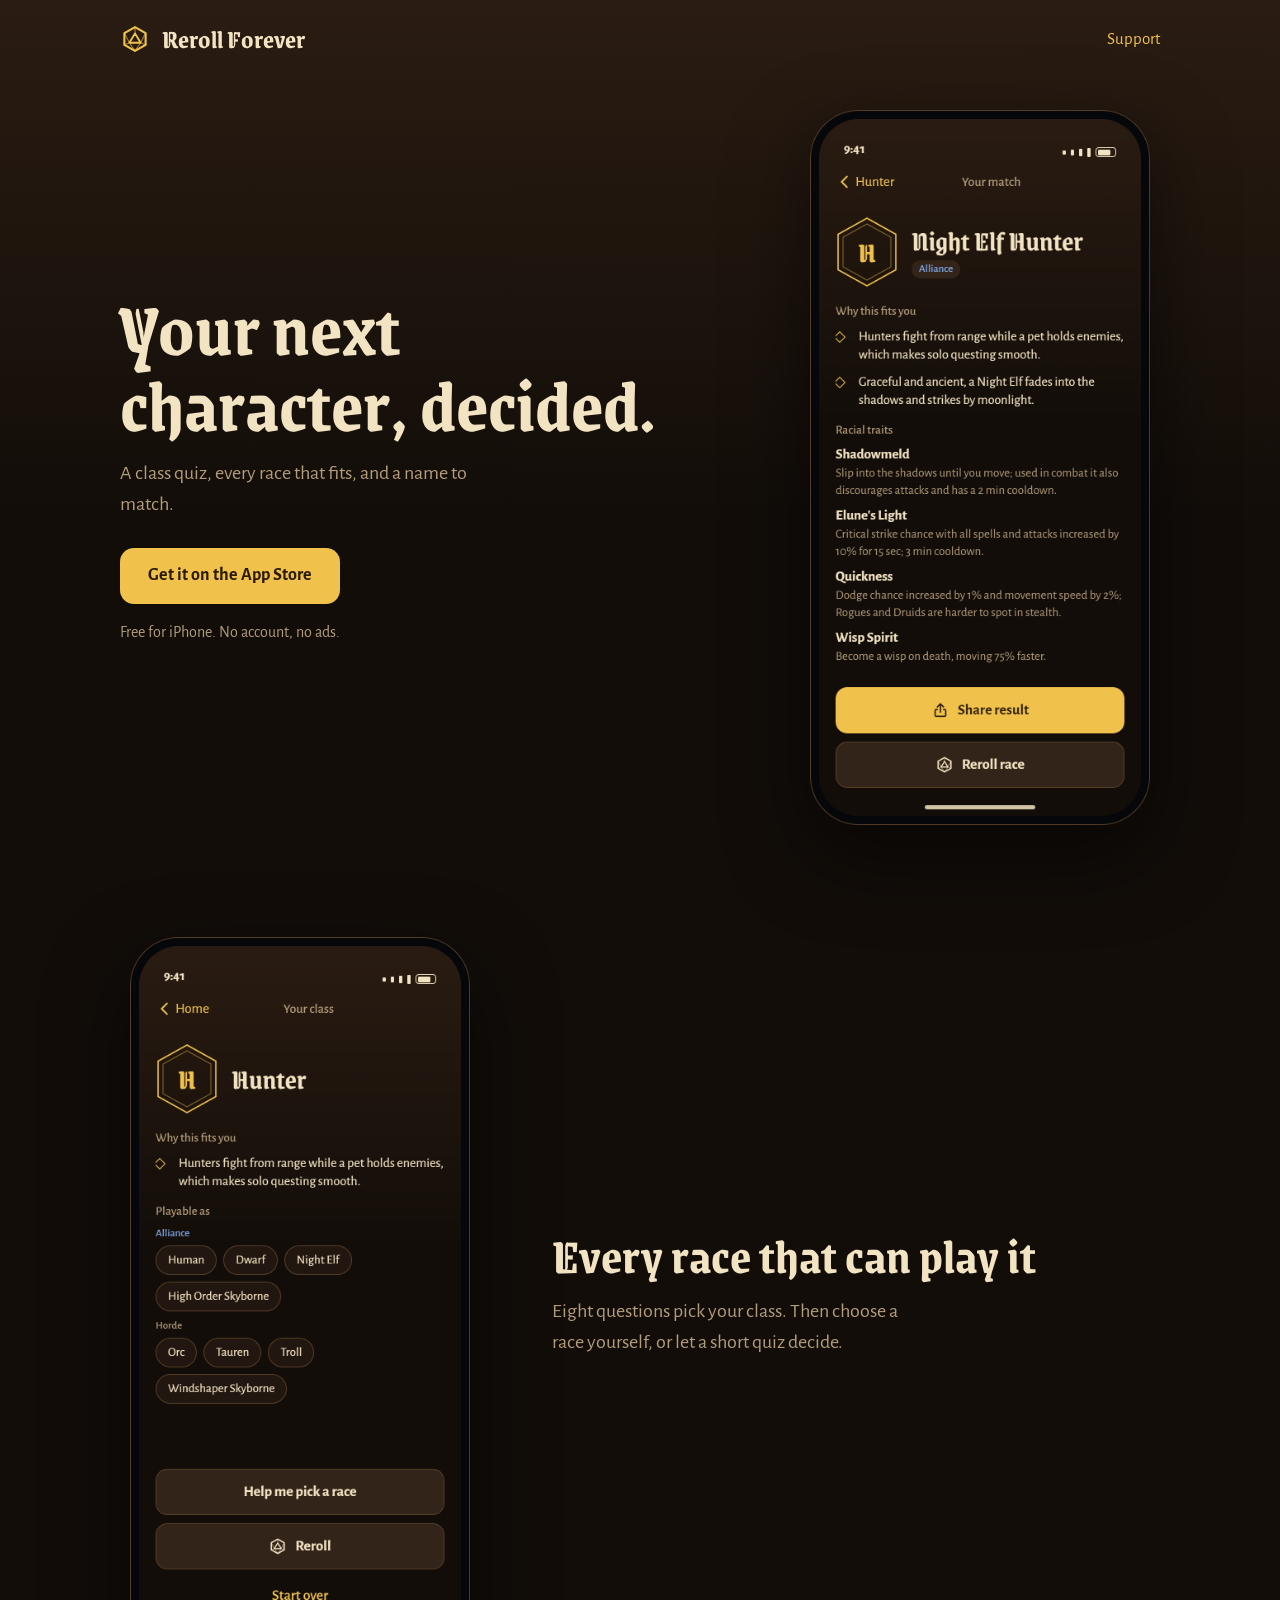
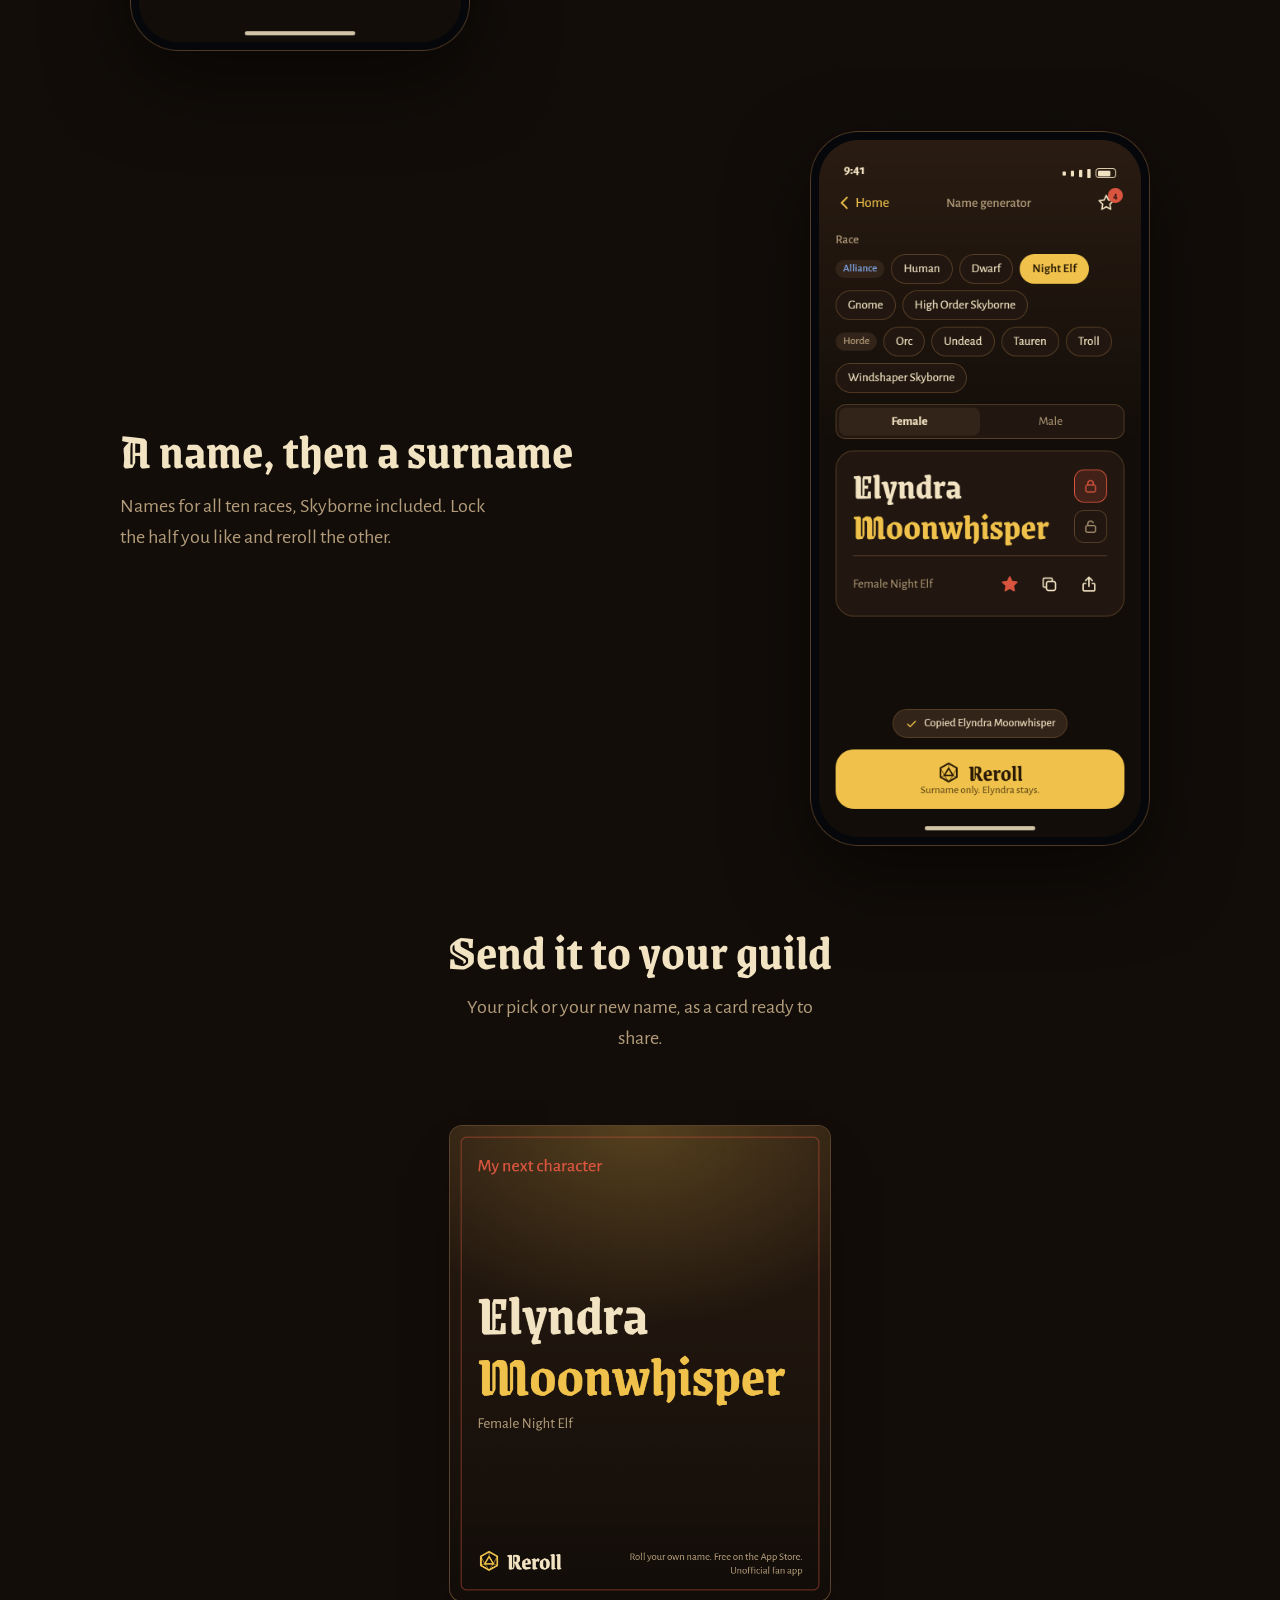
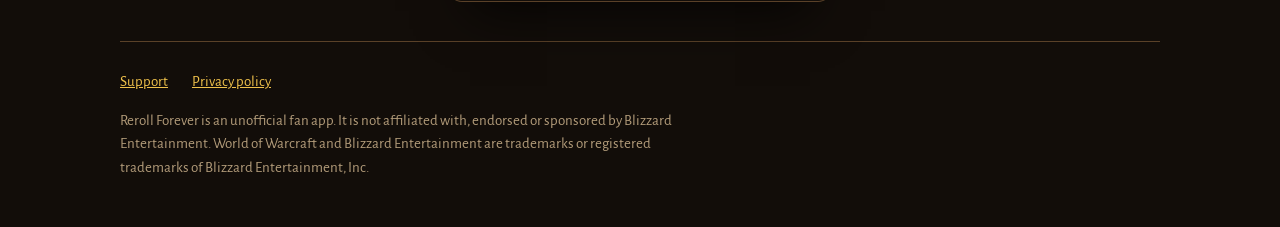
<file: index.html>
<!doctype html>
<html lang="en">
<head>
<meta charset="utf-8">
<meta name="viewport" content="width=device-width, initial-scale=1, viewport-fit=cover">
<title>Reroll Forever</title>
<meta name="description" content="Pick a class, a race and a name for your next WoW Forever character. Free for iPhone.">
<link rel="icon" href="icon.png">
<link rel="apple-touch-icon" href="icon.png">
<link rel="preconnect" href="https://fonts.googleapis.com">
<link rel="preconnect" href="https://fonts.gstatic.com" crossorigin>
<link rel="stylesheet" href="https://fonts.googleapis.com/css2?family=Grenze+Gotisch:wght@700&family=Alegreya+Sans:wght@400;700&display=swap">
<link rel="stylesheet" href="style.css">
</head>
<body>
<header class="top">
  <a class="mark" href="index.html"><svg width="30" height="30" viewBox="0 0 24 24" aria-hidden="true"><path d="M12 2.5 20.5 7.25v9.5L12 21.5 3.5 16.75v-9.5Z" fill="none" stroke="currentColor" stroke-width="1.7" stroke-linejoin="round"/><path d="M12 7.5 16.5 15h-9Z" fill="none" stroke="currentColor" stroke-width="1.5" stroke-linejoin="round"/><path d="M12 2.5v5M3.5 7.25l4 7.75M20.5 7.25 16.5 15M7.5 15 3.5 16.75M16.5 15l4 1.75M7.5 15 12 21.5 16.5 15" fill="none" stroke="currentColor" stroke-width="1" opacity=".55"/></svg>Reroll Forever</a>
  <nav><a href="support.html">Support</a></nav>
</header>

<main>
  <section class="band hero">
    <div class="copy">
      <h1>Your next character, decided.</h1>
      <p>A class quiz, every race that fits, and a name to match.</p>
      <a class="store" href="https://apps.apple.com/app/id6829319441">Get it on the App Store</a>
      <p class="fine">Free for iPhone. No account, no ads.</p>
    </div>
    <img class="shot" src="screen-match.png" width="412" height="866" alt="Reroll Forever showing a Night Elf Hunter match with its racial traits">
  </section>

  <section class="band flip">
    <div class="copy">
      <h2>Every race that can play it</h2>
      <p>Eight questions pick your class. Then choose a race yourself, or let a short quiz decide.</p>
    </div>
    <img class="shot" src="screen-races.png" width="412" height="866" alt="The Hunter result listing every Alliance and Horde race that can play it" loading="lazy">
  </section>

  <section class="band">
    <div class="copy">
      <h2>A name, then a surname</h2>
      <p>Names for all ten races, Skyborne included. Lock the half you like and reroll the other.</p>
    </div>
    <img class="shot" src="screen-names.png" width="412" height="866" alt="The name generator showing Elyndra Moonwhisper, a female Night Elf" loading="lazy">
  </section>

  <section class="band share">
    <div class="copy">
      <h2>Send it to your guild</h2>
      <p>Your pick or your new name, as a card ready to share.</p>
    </div>
    <img class="card" src="card-name.png" width="360" height="450" alt="A share card reading My next character: Elyndra Moonwhisper" loading="lazy">
  </section>
</main>

<footer class="foot">
  <div class="links"><a href="support.html">Support</a><a href="privacy.html">Privacy policy</a></div>
  <p>Reroll Forever is an unofficial fan app. It is not affiliated with, endorsed or sponsored by Blizzard Entertainment. World of Warcraft and Blizzard Entertainment are trademarks or registered trademarks of Blizzard Entertainment, Inc.</p>
</footer>
</body>
</html>
</file>
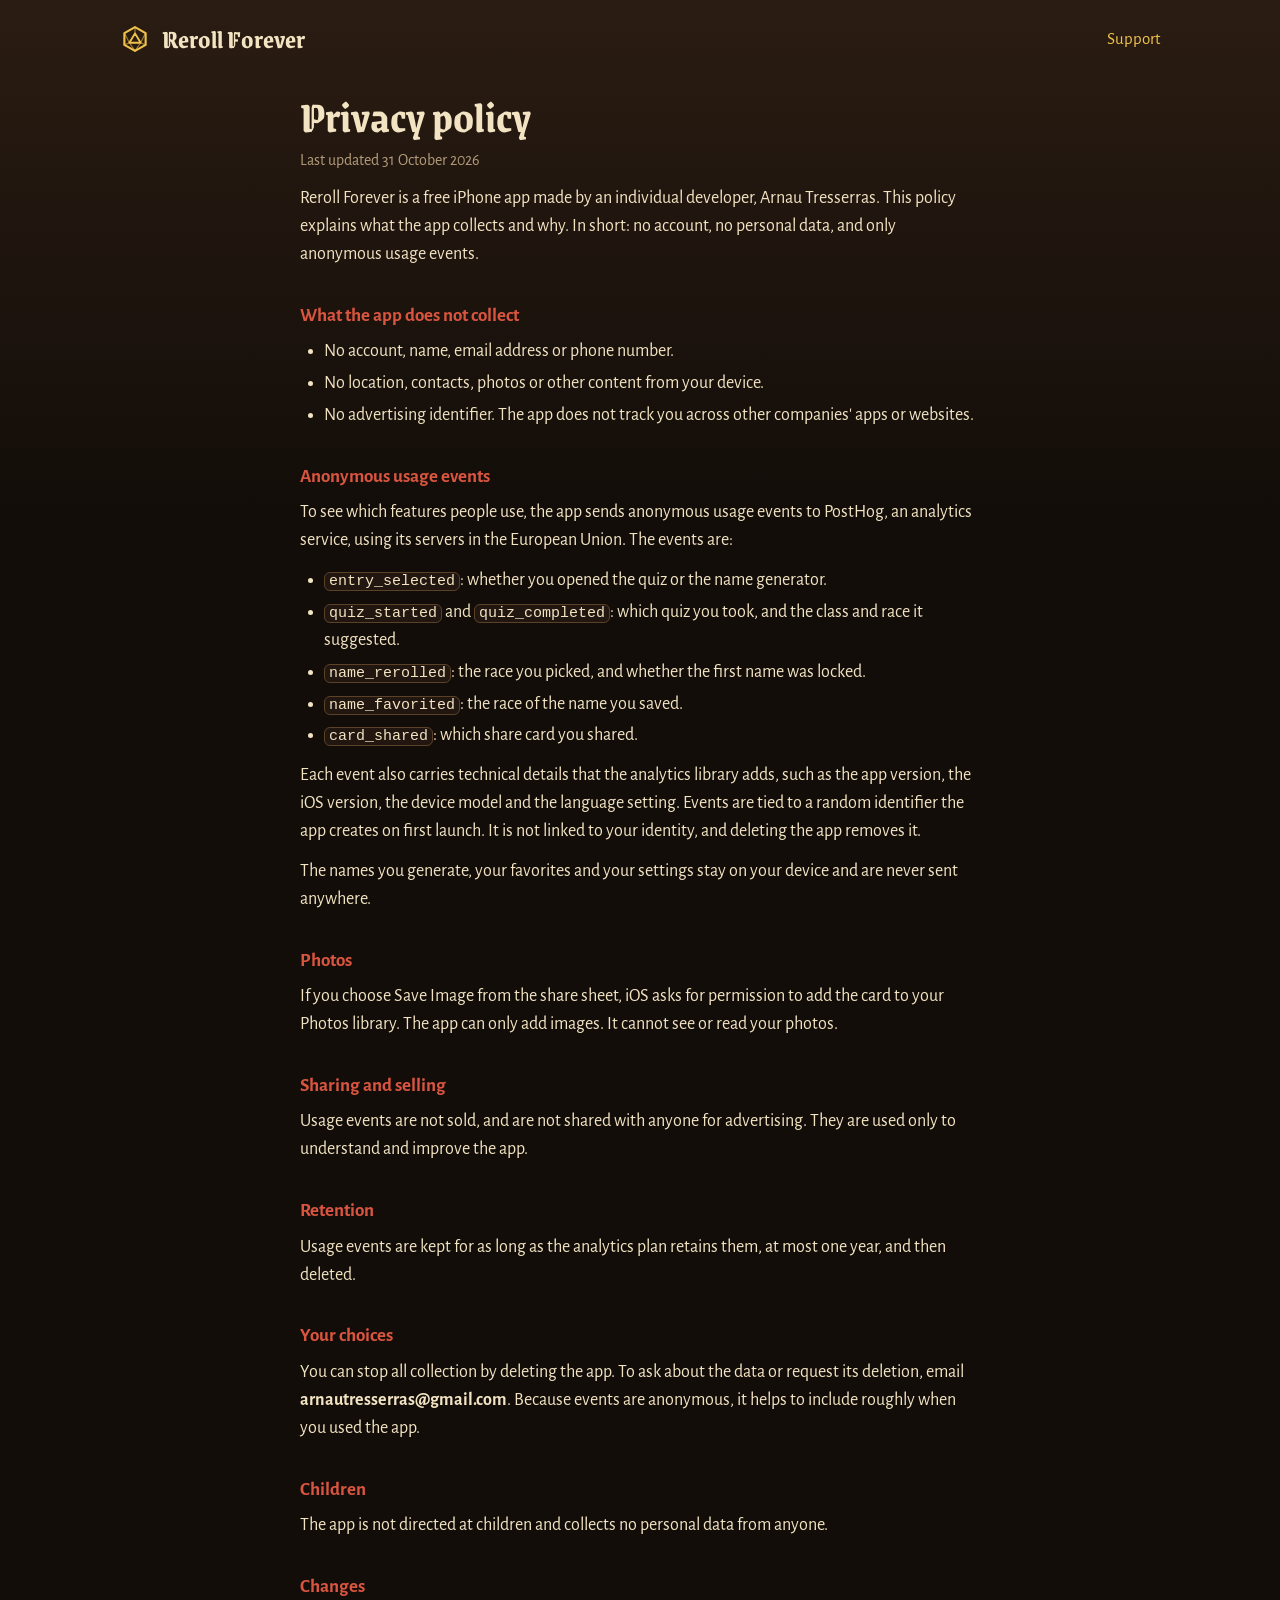
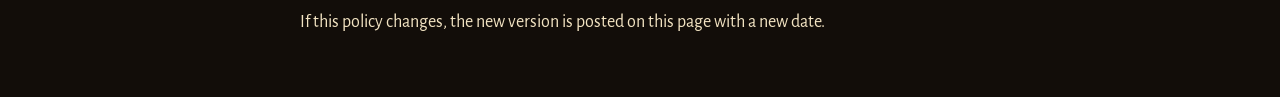
<file: privacy.html>
<!doctype html>
<html lang="en">
<head>
<meta charset="utf-8">
<meta name="viewport" content="width=device-width, initial-scale=1, viewport-fit=cover">
<title>Reroll Forever privacy policy</title>
<link rel="icon" href="icon.png">
<link rel="stylesheet" href="https://fonts.googleapis.com/css2?family=Grenze+Gotisch:wght@700&family=Alegreya+Sans:wght@400;700&display=swap">
<link rel="stylesheet" href="style.css">
</head>
<body>
<header class="top">
  <a class="mark" href="index.html"><svg width="30" height="30" viewBox="0 0 24 24" aria-hidden="true"><path d="M12 2.5 20.5 7.25v9.5L12 21.5 3.5 16.75v-9.5Z" fill="none" stroke="currentColor" stroke-width="1.7" stroke-linejoin="round"/><path d="M12 7.5 16.5 15h-9Z" fill="none" stroke="currentColor" stroke-width="1.5" stroke-linejoin="round"/><path d="M12 2.5v5M3.5 7.25l4 7.75M20.5 7.25 16.5 15M7.5 15 3.5 16.75M16.5 15l4 1.75M7.5 15 12 21.5 16.5 15" fill="none" stroke="currentColor" stroke-width="1" opacity=".55"/></svg>Reroll Forever</a>
  <nav><a href="support.html">Support</a></nav>
</header>
<main class="doc">
  <h1>Privacy policy</h1>
  <p class="meta">Last updated 31 October 2026</p>

  <p>Reroll Forever is a free iPhone app made by an individual developer, Arnau Tresserras. This policy explains what the app collects and why. In short: no account, no personal data, and only anonymous usage events.</p>

  <h2>What the app does not collect</h2>
  <ul>
    <li>No account, name, email address or phone number.</li>
    <li>No location, contacts, photos or other content from your device.</li>
    <li>No advertising identifier. The app does not track you across other companies' apps or websites.</li>
  </ul>

  <h2>Anonymous usage events</h2>
  <p>To see which features people use, the app sends anonymous usage events to PostHog, an analytics service, using its servers in the European Union. The events are:</p>
  <ul>
    <li><code>entry_selected</code>: whether you opened the quiz or the name generator.</li>
    <li><code>quiz_started</code> and <code>quiz_completed</code>: which quiz you took, and the class and race it suggested.</li>
    <li><code>name_rerolled</code>: the race you picked, and whether the first name was locked.</li>
    <li><code>name_favorited</code>: the race of the name you saved.</li>
    <li><code>card_shared</code>: which share card you shared.</li>
  </ul>
  <p>Each event also carries technical details that the analytics library adds, such as the app version, the iOS version, the device model and the language setting. Events are tied to a random identifier the app creates on first launch. It is not linked to your identity, and deleting the app removes it.</p>
  <p>The names you generate, your favorites and your settings stay on your device and are never sent anywhere.</p>

  <h2>Photos</h2>
  <p>If you choose Save Image from the share sheet, iOS asks for permission to add the card to your Photos library. The app can only add images. It cannot see or read your photos.</p>

  <h2>Sharing and selling</h2>
  <p>Usage events are not sold, and are not shared with anyone for advertising. They are used only to understand and improve the app.</p>

  <h2>Retention</h2>
  <p>Usage events are kept for as long as the analytics plan retains them, at most one year, and then deleted.</p>

  <h2>Your choices</h2>
  <p>You can stop all collection by deleting the app. To ask about the data or request its deletion, email <span class="email">arnautresserras@gmail.com</span>. Because events are anonymous, it helps to include roughly when you used the app.</p>

  <h2>Children</h2>
  <p>The app is not directed at children and collects no personal data from anyone.</p>

  <h2>Changes</h2>
  <p>If this policy changes, the new version is posted on this page with a new date.</p>
</main>
</body>
</html>
</file>
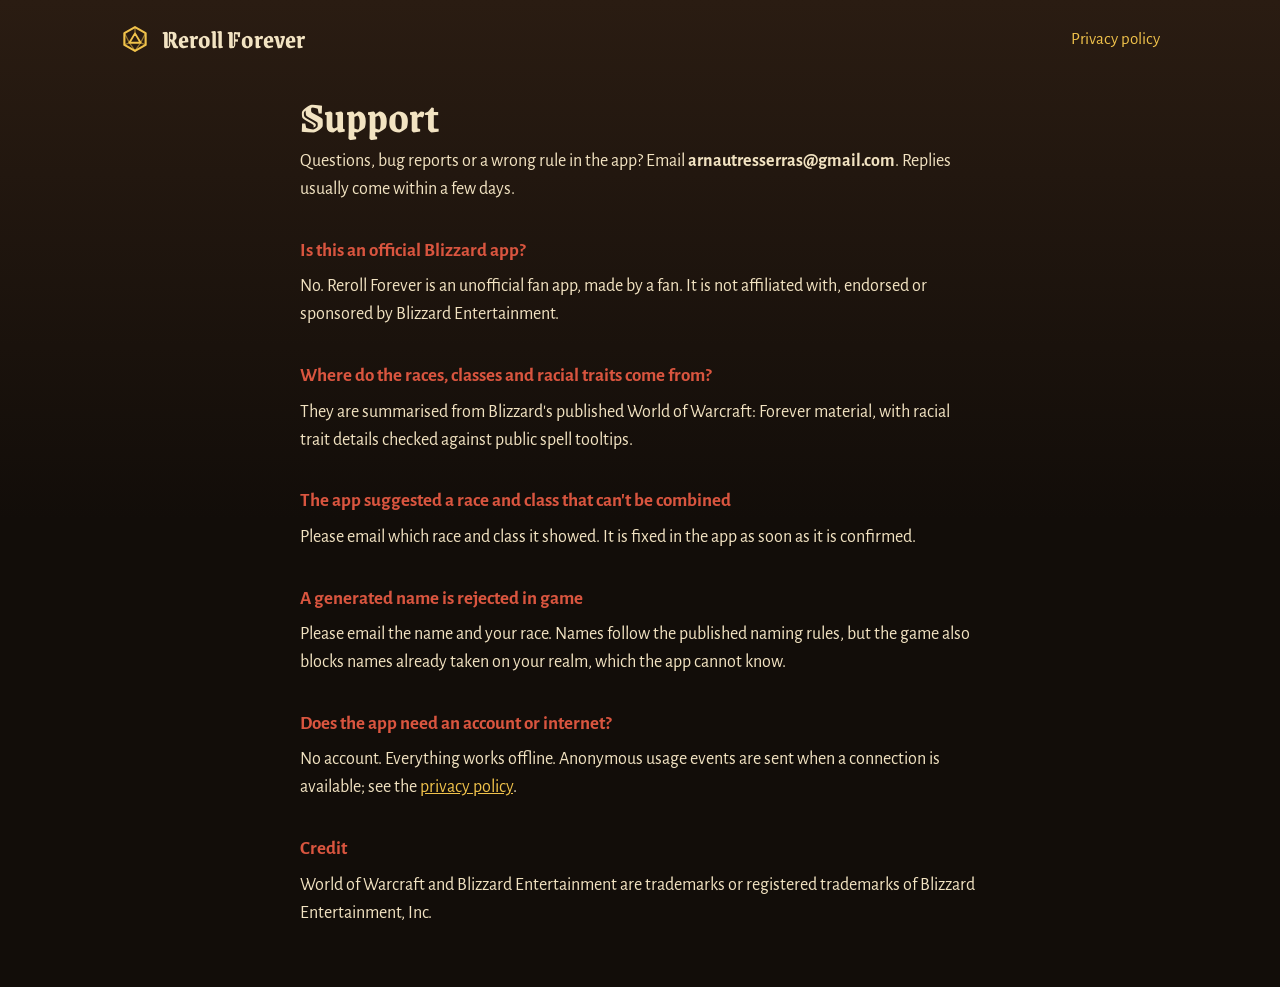
<file: support.html>
<!doctype html>
<html lang="en">
<head>
<meta charset="utf-8">
<meta name="viewport" content="width=device-width, initial-scale=1, viewport-fit=cover">
<title>Reroll Forever support</title>
<link rel="icon" href="icon.png">
<link rel="stylesheet" href="https://fonts.googleapis.com/css2?family=Grenze+Gotisch:wght@700&family=Alegreya+Sans:wght@400;700&display=swap">
<link rel="stylesheet" href="style.css">
</head>
<body>
<header class="top">
  <a class="mark" href="index.html"><svg width="30" height="30" viewBox="0 0 24 24" aria-hidden="true"><path d="M12 2.5 20.5 7.25v9.5L12 21.5 3.5 16.75v-9.5Z" fill="none" stroke="currentColor" stroke-width="1.7" stroke-linejoin="round"/><path d="M12 7.5 16.5 15h-9Z" fill="none" stroke="currentColor" stroke-width="1.5" stroke-linejoin="round"/><path d="M12 2.5v5M3.5 7.25l4 7.75M20.5 7.25 16.5 15M7.5 15 3.5 16.75M16.5 15l4 1.75M7.5 15 12 21.5 16.5 15" fill="none" stroke="currentColor" stroke-width="1" opacity=".55"/></svg>Reroll Forever</a>
  <nav><a href="privacy.html">Privacy policy</a></nav>
</header>
<main class="doc">
  <h1>Support</h1>
  <p>Questions, bug reports or a wrong rule in the app? Email <span class="email">arnautresserras@gmail.com</span>. Replies usually come within a few days.</p>

  <h2>Is this an official Blizzard app?</h2>
  <p>No. Reroll Forever is an unofficial fan app, made by a fan. It is not affiliated with, endorsed or sponsored by Blizzard Entertainment.</p>

  <h2>Where do the races, classes and racial traits come from?</h2>
  <p>They are summarised from Blizzard's published World of Warcraft: Forever material, with racial trait details checked against public spell tooltips.</p>

  <h2>The app suggested a race and class that can't be combined</h2>
  <p>Please email which race and class it showed. It is fixed in the app as soon as it is confirmed.</p>

  <h2>A generated name is rejected in game</h2>
  <p>Please email the name and your race. Names follow the published naming rules, but the game also blocks names already taken on your realm, which the app cannot know.</p>

  <h2>Does the app need an account or internet?</h2>
  <p>No account. Everything works offline. Anonymous usage events are sent when a connection is available; see the <a href="privacy.html">privacy policy</a>.</p>

  <h2>Credit</h2>
  <p>World of Warcraft and Blizzard Entertainment are trademarks or registered trademarks of Blizzard Entertainment, Inc.</p>
</main>
</body>
</html>
</file>
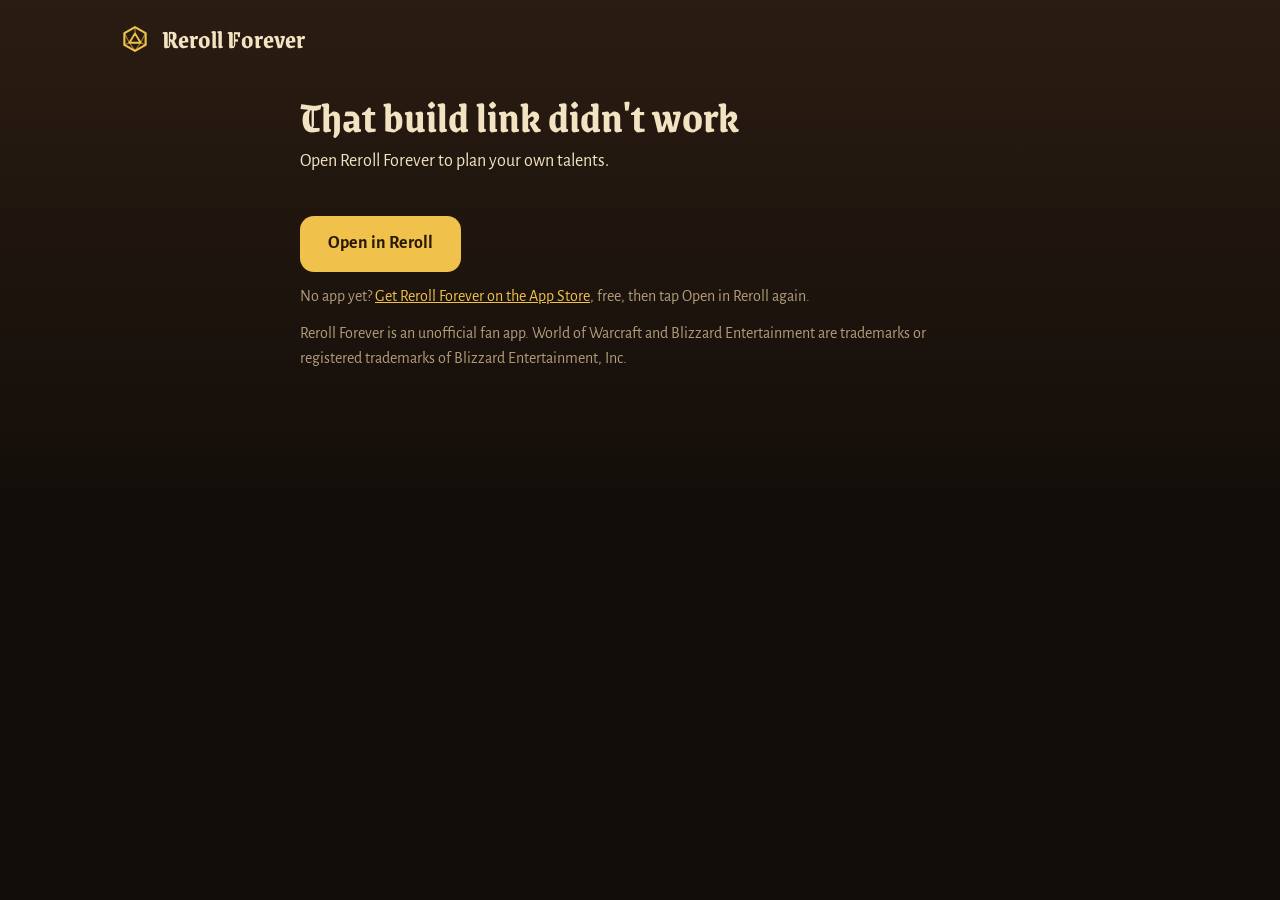
<file: talents.html>
<!doctype html>
<html lang="en">
<head>
<meta charset="utf-8">
<meta name="viewport" content="width=device-width, initial-scale=1, viewport-fit=cover">
<title>Reroll Forever talent build</title>
<link rel="icon" href="icon.png">
<link rel="stylesheet" href="https://fonts.googleapis.com/css2?family=Grenze+Gotisch:wght@700&family=Alegreya+Sans:wght@400;700&display=swap">
<link rel="stylesheet" href="style.css">
</head>
<body>
<header class="top">
  <a class="mark" href="index.html"><svg width="30" height="30" viewBox="0 0 24 24" aria-hidden="true"><path d="M12 2.5 20.5 7.25v9.5L12 21.5 3.5 16.75v-9.5Z" fill="none" stroke="currentColor" stroke-width="1.7" stroke-linejoin="round"/><path d="M12 7.5 16.5 15h-9Z" fill="none" stroke="currentColor" stroke-width="1.5" stroke-linejoin="round"/><path d="M12 2.5v5M3.5 7.25l4 7.75M20.5 7.25 16.5 15M7.5 15 3.5 16.75M16.5 15l4 1.75M7.5 15 12 21.5 16.5 15" fill="none" stroke="currentColor" stroke-width="1" opacity=".55"/></svg>Reroll Forever</a>
</header>
<main class="doc">
  <h1 id="title">A WoW Forever talent build</h1>
  <p id="lede">Open it in Reroll Forever to see every point, change it and save it.</p>
  <p><a class="store" id="open" href="index.html">Open in Reroll</a></p>
  <p class="meta">No app yet? <a id="get" href="https://apps.apple.com/app/id6829319441?pt=128849527&amp;ct=card_talents">Get Reroll Forever on the App Store</a>, free, then tap Open in Reroll again.</p>
  <p class="meta">Reroll Forever is an unofficial fan app. World of Warcraft and Blizzard Entertainment are trademarks or registered trademarks of Blizzard Entertainment, Inc.</p>
</main>
<script>
// Shared by the app as talents.html?b=<build code>&c=<class id> (plan 004 TC-10).
// The class goes last so chat apps don't cut a trailing "-" off the link.
// No automatic redirect: Safari shows an "invalid address" alert when the
// app isn't installed, so opening the app is always a tap.
(function () {
  var q = new URLSearchParams(location.search);
  var c = q.get('c') || '';
  var b = q.get('b') || '';
  var open = document.getElementById('open');
  if (!/^[a-z]+$/.test(c) || !/^v\d+(-\d*)+$/.test(b)) {
    document.getElementById('title').textContent = "That build link didn't work";
    document.getElementById('lede').textContent = 'Open Reroll Forever to plan your own talents.';
    open.href = 'reroll://talents';
    return;
  }
  var name = c.charAt(0).toUpperCase() + c.slice(1);
  document.getElementById('title').textContent = 'A ' + name + ' talent build';
  open.href = 'reroll://talents/' + c + '/' + b;
})();
</script>
</body>
</html>
</file>
<file: style.css>
/* Hallmark · system: Reroll app (docs/design.md, locked) · shape: hero beside the product, three screens, footer · signature: the app's real screens, nothing drawn */
/* critique: the first version had no pictures and three identical text boxes; this one lets the screens carry the page. */
/* waive 59: phone screenshots already give each section ~760px of height; wider gaps read as empty. */
/* waive 77: the share section shows the real 4:5 card at its true size; widening it misstates what users share. */
:root {
  color-scheme: dark;
  --ground: #120D09;
  --ground-top: #2A1C12;
  --surface: #211710;
  --line: #5A4128;
  --text: #F2E3C2;
  --muted: #B39C7A;
  --gold: #F0C24B;
  --gold-ink: #2A1A05;
  --crimson: #D9553F;
  --glow: rgba(240, 194, 75, .16);
  --shadow: rgba(0, 0, 0, .55);
  --shadow-deep: rgba(0, 0, 0, .7);
  --f-display: "Grenze Gotisch", "Palatino Linotype", Georgia, serif;
  --f-body: "Alegreya Sans", -apple-system, "Segoe UI", system-ui, sans-serif;
  --wrap: 1040px;
}
* { box-sizing: border-box; }
/* The gradient lives on html with no-repeat so a page shorter than the
   screen doesn't tile it into bands. */
html {
  min-height: 100%;
  overflow-x: clip;
  background: var(--ground) linear-gradient(180deg, var(--ground-top) 0, var(--ground) 520px) no-repeat;
}
body {
  margin: 0;
  overflow-x: clip;
  color: var(--text);
  font: 18px/1.55 var(--f-body);
  padding-left: max(20px, env(safe-area-inset-left, 0px));
  padding-right: max(20px, env(safe-area-inset-right, 0px));
}
img { display: block; max-width: 100%; height: auto; }
a { color: var(--gold); }
a:focus-visible { outline: 2px solid var(--gold); outline-offset: 3px; border-radius: 4px; }

/* Site chrome */
.top, .foot, .band { max-width: var(--wrap); margin: 0 auto; }
.top { display: flex; justify-content: space-between; align-items: center; padding-block: 24px; }
.mark { display: flex; align-items: center; gap: 12px; color: var(--text); text-decoration: none; font-family: var(--f-display); font-weight: 700; font-size: 26px; line-height: 1; }
.mark svg { color: var(--gold); }
.top nav { display: flex; gap: 24px; font-size: 17px; }
.top nav a { text-decoration: none; }
.foot { border-top: 1px solid var(--line); padding-block: 28px 48px; display: grid; gap: 16px; color: var(--muted); font-size: 15px; }
.foot .links { display: flex; flex-wrap: wrap; gap: 24px; }
.foot p { margin: 0; max-width: 70ch; }

/* Landing */
.band { display: grid; gap: 40px; align-items: center; padding-block: 56px; }
.band h1, .band h2 { font-family: var(--f-display); font-weight: 700; line-height: 1; margin: 0 0 16px; text-wrap: balance; overflow-wrap: break-word; min-width: 0; }
.band h1 { font-size: clamp(48px, 7vw, 76px); }
.band h2 { font-size: clamp(36px, 4.6vw, 50px); }
.band p { margin: 0; font-size: 20px; color: var(--muted); max-width: 34ch; }
.band .copy { min-width: 0; }
.shot { justify-self: center; width: min(340px, 82vw); filter: drop-shadow(0 30px 40px var(--shadow)); }
.hero { padding-top: 24px; }
.hero .shot { background: radial-gradient(closest-side, var(--glow), transparent) center / 160% 80% no-repeat; }
.store { display: inline-flex; align-items: center; gap: 8px; height: 56px; padding: 0 28px; margin-top: 28px; border-radius: 14px; background: var(--gold); color: var(--gold-ink); font-weight: 700; font-size: 18px; text-decoration: none; }
.store:hover { background: var(--text); }
.store:focus-visible { outline: 2px solid var(--text); outline-offset: 3px; }
.store:active { scale: .98; }
.fine { margin-top: 16px !important; font-size: 16px !important; }
.share { justify-items: center; text-align: center; }
.share p { margin-inline: auto; }
.share .card { width: min(380px, 86vw); border-radius: 12px; box-shadow: 0 0 0 1px var(--line), 0 30px 50px -20px var(--shadow-deep); }

@media (min-width: 860px) {
  .band { grid-template-columns: minmax(0, 1fr) minmax(0, 360px); gap: 72px; padding-block: 40px; }
  .band.flip { grid-template-columns: minmax(0, 360px) minmax(0, 1fr); }
  .band.flip .shot { order: -1; }
  .share { grid-template-columns: minmax(0, 1fr); }
  .hero { padding-block: 32px 72px; }
}

/* Policy and support pages */
.doc { max-width: 680px; margin: 0 auto; padding-block: 16px 48px; }
.doc h1 { font-family: var(--f-display); font-weight: 700; font-size: 44px; line-height: 1.05; margin: 0 0 8px; text-wrap: balance; }
.doc h2 { font-size: 19px; color: var(--crimson); margin: 32px 0 8px; }
.doc p, .doc ul { margin: 0 0 12px; }
.doc ul { padding-left: 24px; }
.doc li { margin-bottom: 4px; }
.meta { color: var(--muted); font-size: 16px; }
code { font-size: 15px; background: var(--surface); border: 1px solid var(--line); border-radius: 6px; padding: 0 4px; }
.email { user-select: all; font-weight: 700; }
</file>
